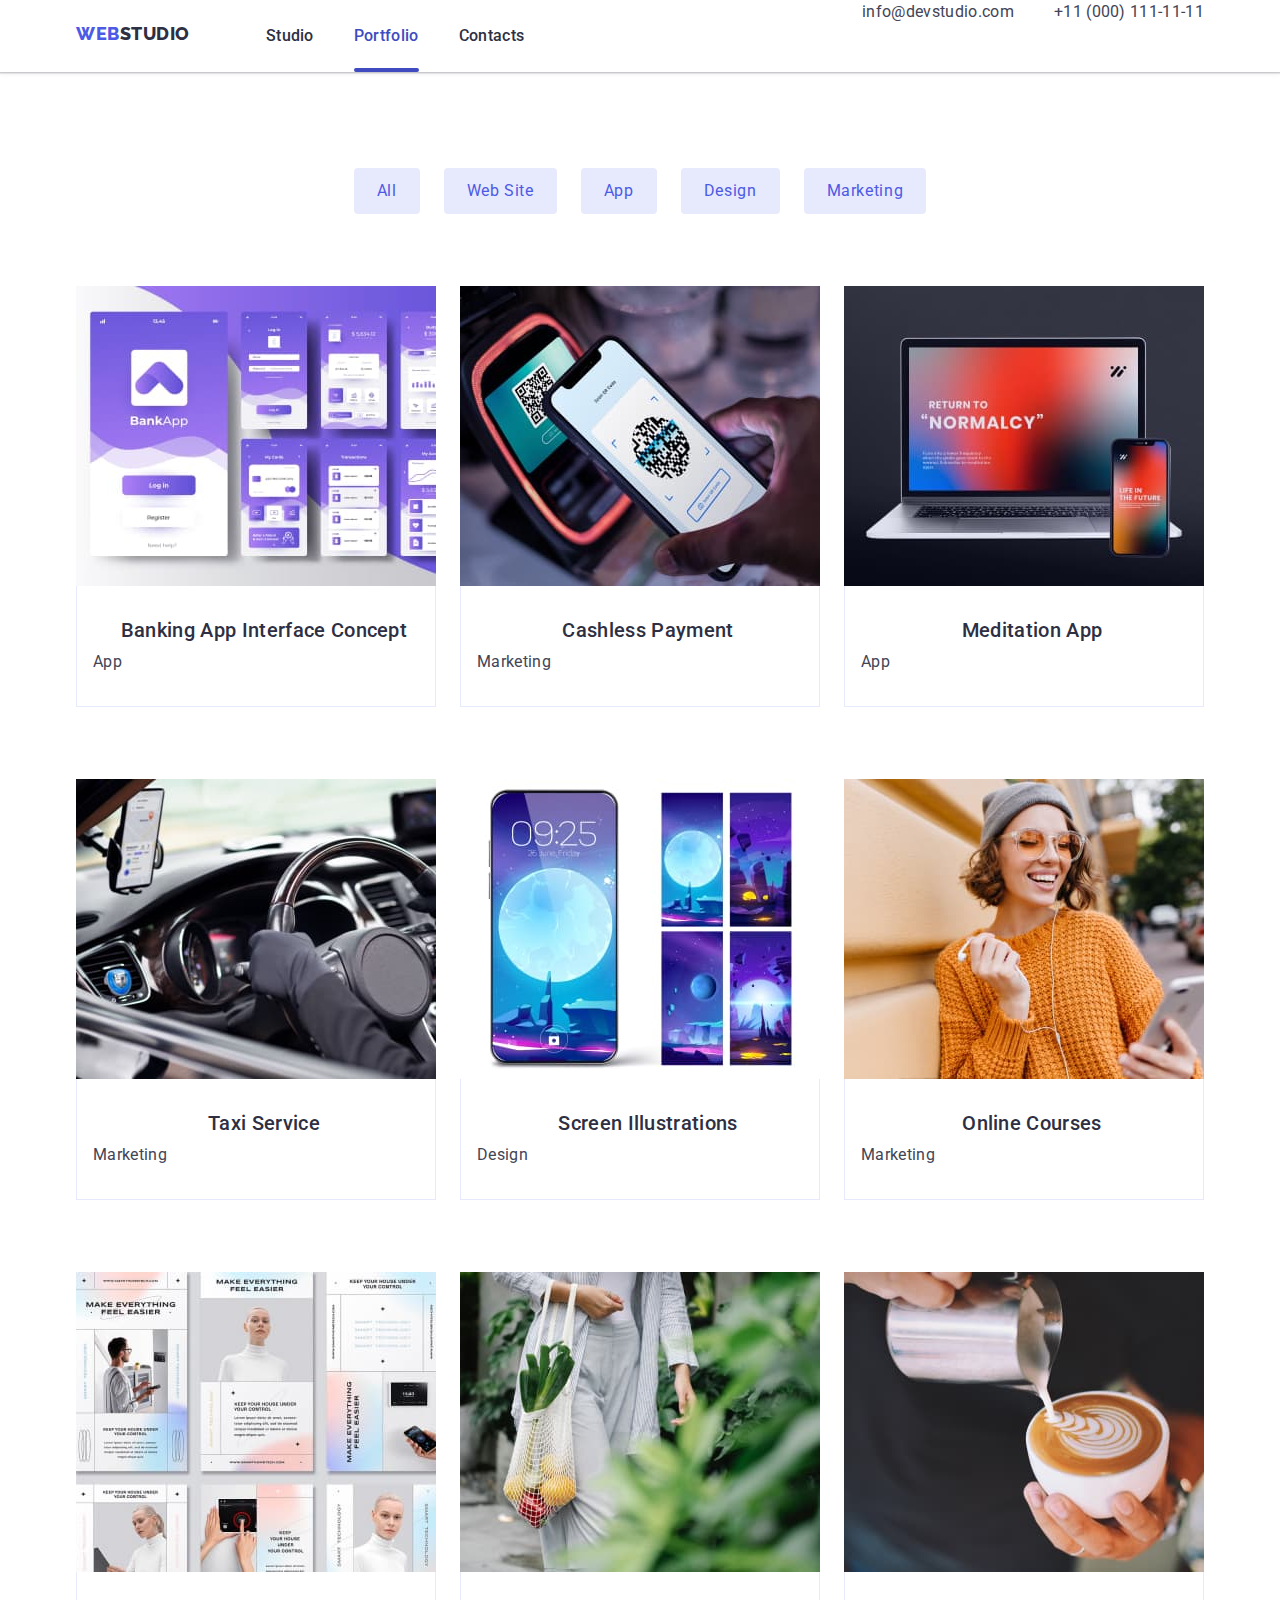
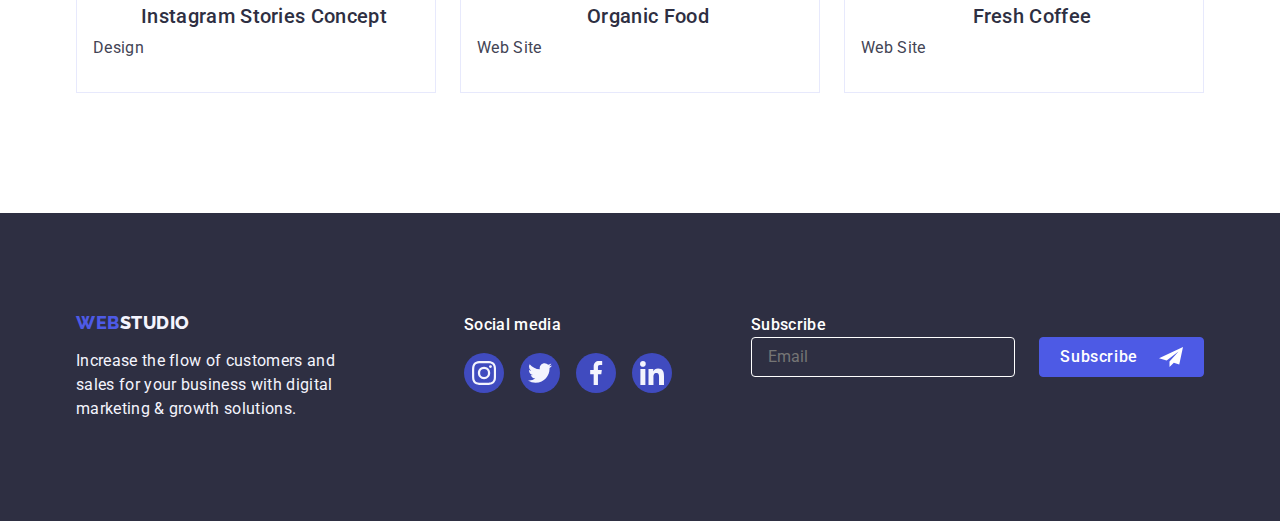
<file: portfolio.html>
<!DOCTYPE html>
<html lang="en">
  <head>
    <meta charset="UTF-8" />
    <meta http-equiv="X-UA-Compatible" content="IE=edge" />
    <meta name="viewport" content="width=, initial-scale=1.0" />
    <title>WebStudio</title>
    <!-- /**
      |============================
      | Normalize styles
      |============================
    */ -->
    <link
      rel="stylesheet"
      href="https://cdn.jsdelivr.net/npm/modern-normalize@1.1.0/modern-normalize.min.css"
    />
    <!-- /**
      |============================
      | Custom styles
      |============================
    */ -->
    <link rel="preconnect" href="https://fonts.googleapis.com" />
    <link rel="preconnect" href="https://fonts.gstatic.com" crossorigin />

    <link
      href="https://fonts.googleapis.com/css2?family=Raleway:wght@800&family=Roboto:wght@400;500;700;900&display=swap"
      rel="stylesheet"
    />
    <link rel="stylesheet" href="./css/styles.css" />
  </head>
  <body>
    <!-- /**
      |============================
      | Header
      |============================
    */ -->
    <header class="header">
      <div class="container header-container">
        <a class="link logo" href="./index.html"
          >WEB<span class="logo-header-part">STUDIO</span></a
        >
        <nav class="header-nav">
          <ul class="list header-nav-list">
            <li class="header-nav-item">
              <a class="link header-nav-link" href="./index.html">Studio</a>
            </li>
            <li class="header-nav-item">
              <a class="link header-nav-link current" href="./portfolio.html"
                >Portfolio</a
              >
            </li>
            <li class="header-nav-item">
              <a class="link header-nav-link" href="#contacts">Contacts</a>
            </li>
          </ul>
        </nav>
        <address id="contacts">
          <ul class="list contacts-list">
            <li>
              <a class="link contacts-link" href="mailto:info@devstudio.com"
                >info@devstudio.com</a
              >
            </li>
            <li>
              <a class="link contacts-link" href="tel:+11(000)111-11-11"
                >+11 (000) 111-11-11</a
              >
            </li>
          </ul>
        </address>
      </div>
    </header>

    <main>
      <section class="our-works">
        <div class="container">
          <h1 class="visually-hidden">Our Portfolio</h1>
          <h2 class="visually-hidden">Our Portfolio</h2>
          <ul class="our-works-filters list">
            <li>
              <button class="btn filter-btn" type="button">All</button>
            </li>
            <li>
              <button class="btn filter-btn" type="button">Web Site</button>
            </li>
            <li>
              <button class="btn filter-btn" type="button">App</button>
            </li>
            <li>
              <button class="btn filter-btn" type="button">Design</button>
            </li>
            <li>
              <button class="btn filter-btn" type="button">Marketing</button>
            </li>
          </ul>

          <ul class="our-works-items list card-set">
            <li class="our-portfolio-item card-set-item">
              <a class="link our-portfolio-link" href="#">
                <div class="portfolio-wrapper">
                  <img
                    src="./images/our-works/banking-app-interface-concept.jpg"
                    alt="A cup of coffee"
                    width="360"
                    height="300"
                  />
                  <p class="overlay">
                    14 Stylish and User-Friendly App Design Concepts · Task
                    Manager App · Calorie Tracker App · Exotic Fruit Ecommerce
                    App · Cloud Storage App
                  </p>
                </div>
                <div class="our-works-desc-section">
                  <h3 class="subtitle">Banking App Interface Concept</h3>
                  <p>App</p>
                </div>
              </a>
            </li>
            <li class="our-portfolio-item card-set-item">
              <a class="link our-portfolio-link" href="#">
                <div class="portfolio-wrapper">
                  <img
                    src="./images/our-works/cashless-payment.jpg"
                    alt="A cup of coffee"
                    width="360"
                    height="300"
                  />
                  <p class="overlay">
                    14 Stylish and User-Friendly App Design Concepts · Task
                    Manager App · Calorie Tracker App · Exotic Fruit Ecommerce
                    App · Cloud Storage App
                  </p>
                </div>
                <div class="our-works-desc-section">
                  <h3 class="subtitle">Cashless Payment</h3>
                  <p>Marketing</p>
                </div>
              </a>
            </li>
            <li class="our-portfolio-item card-set-item">
              <a class="link our-portfolio-link" href="#">
                <div class="portfolio-wrapper">
                  <img
                    src="./images/our-works/meditaion-app.jpg"
                    alt="A cup of coffee"
                    width="360"
                    height="300"
                  />
                  <p class="overlay">
                    14 Stylish and User-Friendly App Design Concepts · Task
                    Manager App · Calorie Tracker App · Exotic Fruit Ecommerce
                    App · Cloud Storage App
                  </p>
                </div>
                <div class="our-works-desc-section">
                  <h3 class="subtitle">Meditation App</h3>
                  <p>App</p>
                </div>
              </a>
            </li>
            <li class="our-portfolio-item card-set-item">
              <a class="link our-portfolio-link" href="#">
                <div class="portfolio-wrapper">
                  <img
                    src="./images/our-works/taxi-service.jpg"
                    alt="A cup of coffee"
                    width="360"
                    height="300"
                  />
                  <p class="overlay">
                    14 Stylish and User-Friendly App Design Concepts · Task
                    Manager App · Calorie Tracker App · Exotic Fruit Ecommerce
                    App · Cloud Storage App
                  </p>
                </div>
                <div class="our-works-desc-section">
                  <h3 class="subtitle">Taxi Service</h3>
                  <p>Marketing</p>
                </div>
              </a>
            </li>
            <li class="our-portfolio-item card-set-item">
              <a class="link our-portfolio-link" href="#">
                <div class="portfolio-wrapper">
                  <img
                    src="./images/our-works/screen-illustrations.jpg"
                    alt="A cup of coffee"
                    width="360"
                    height="300"
                  />
                  <p class="overlay">
                    14 Stylish and User-Friendly App Design Concepts · Task
                    Manager App · Calorie Tracker App · Exotic Fruit Ecommerce
                    App · Cloud Storage App
                  </p>
                </div>
                <div class="our-works-desc-section">
                  <h3 class="subtitle">Screen Illustrations</h3>
                  <p>Design</p>
                </div>
              </a>
            </li>
            <li class="our-portfolio-item card-set-item">
              <a class="link our-portfolio-link" href="#">
                <div class="portfolio-wrapper">
                  <img
                    src="./images/our-works/online-courses.jpg"
                    alt="A cup of coffee"
                    width="360"
                    height="300"
                  />
                  <p class="overlay">
                    14 Stylish and User-Friendly App Design Concepts · Task
                    Manager App · Calorie Tracker App · Exotic Fruit Ecommerce
                    App · Cloud Storage App
                  </p>
                </div>
                <div class="our-works-desc-section">
                  <h3 class="subtitle">Online Courses</h3>
                  <p>Marketing</p>
                </div>
              </a>
            </li>
            <li class="our-portfolio-item card-set-item">
              <a class="link our-portfolio-link" href="#">
                <div class="portfolio-wrapper">
                  <img
                    src="./images/our-works/instagram-stories-concept.jpg"
                    alt="A cup of coffee"
                    width="360"
                    height="300"
                  />
                  <p class="overlay">
                    14 Stylish and User-Friendly App Design Concepts · Task
                    Manager App · Calorie Tracker App · Exotic Fruit Ecommerce
                    App · Cloud Storage App
                  </p>
                </div>
                <div class="our-works-desc-section">
                  <h3 class="subtitle">Instagram Stories Concept</h3>
                  <p>Design</p>
                </div>
              </a>
            </li>
            <li class="our-portfolio-item card-set-item">
              <a class="link our-portfolio-link" href="#">
                <div class="portfolio-wrapper">
                  <img
                    src="./images/our-works/organic-food.jpg"
                    alt="A cup of coffee"
                    width="360"
                    height="300"
                  />
                  <p class="overlay">
                    14 Stylish and User-Friendly App Design Concepts · Task
                    Manager App · Calorie Tracker App · Exotic Fruit Ecommerce
                    App · Cloud Storage App
                  </p>
                </div>
                <div class="our-works-desc-section">
                  <h3 class="subtitle">Organic Food</h3>
                  <p>Web Site</p>
                </div>
              </a>
            </li>
            <li class="our-portfolio-item card-set-item">
              <a class="link our-portfolio-link" href="#">
                <div class="portfolio-wrapper">
                  <img
                    src="./images/our-works/fresh-coffee.jpg"
                    alt="A cup of coffee"
                    width="360"
                    height="300"
                  />
                  <p class="overlay">
                    14 Stylish and User-Friendly App Design Concepts · Task
                    Manager App · Calorie Tracker App · Exotic Fruit Ecommerce
                    App · Cloud Storage App
                  </p>
                </div>
                <div class="our-works-desc-section">
                  <h3 class="subtitle">Fresh Coffee</h3>
                  <p>Web Site</p>
                </div>
              </a>
            </li>
          </ul>
        </div>
      </section>
    </main>

    <!-- /**
  |============================
  | Footer
  |============================
*/  -->

    <footer class="footer-section">
      <div class="container footer-wrapper">
        <div class="footer-logo-section">
          <a class="link logo footer-logo" href="./index.html"
            >WEB<span class="logo-footer-part">STUDIO</span></a
          >
          <p class="footer-section-desc">
            Increase the flow of customers and sales for your business with
            digital marketing & growth solutions.
          </p>
        </div>
        <div class="footer-social-media">
          <p>Social media</p>
          <ul class="footer-socials">
            <li class="socials-item">
              <a href="" class="footer-social-media-link">
                <svg class="socials-icon" width="24" height="24">
                  <use href="./images/icons.svg#instagram"></use>
                </svg>
              </a>
            </li>
            <li class="socials-item">
              <a href="" class="footer-social-media-link">
                <svg class="socials-icon" width="24" height="24">
                  <use href="./images/icons.svg#twitter"></use>
                </svg>
              </a>
            </li>
            <li class="socials-item">
              <a href="" class="footer-social-media-link">
                <svg class="socials-icon" width="24" height="24">
                  <use href="./images/icons.svg#facebook"></use>
                </svg>
              </a>
            </li>
            <li class="socials-item">
              <a href="" class="footer-social-media-link">
                <svg class="socials-icon" width="24" height="24">
                  <use href="./images/icons.svg#linkedin"></use>
                </svg>
              </a>
            </li>
          </ul>
        </div>
        <div class="footer-subscribe">
          <p class="footer-sebscribe-text">Subscribe</p>
          <form class="footer-form">
            <input class="footer-form-input" type="email" placeholder="Email" />
            <button class="footer-form-btn" type="submit">
              Subscribe
              <svg class="submit-icon" width="24" height="24">
                <use href="./images/icons.svg#plane"></use>
              </svg>
            </button>
          </form>
        </div>
      </div>
    </footer>

    

    <script src="./js/modal.js"></script>
  </body>
</html>
</file>
<file: css/styles.css>
/**
  |============================
  | Reset
  |============================
*/
html {
  box-sizing: border-box;
}

h1,
h2,
h3,
h4,
h5,
h6,
p {
  margin: 0;
}

ul,
ol {
  list-style: none;
  font-style: normal;
  margin: 0;
  padding: 0;
}

img {
  display: block;
  max-width: 100%;
  height: auto;
}

a {
  color: currentColor;
  text-decoration: none;
}

textarea {
  resize: none;
}

:root {
  --primary-font: 'Roboto', sans-serif;
  --secondary-font: 'Raleway', sans-serif;
  --color-iris: #4d5ae5;
  --color-ocean: #404bbf;
  --color-green: #31d0aa;
  --color-slate: #434455;
  --color-light-slate: #8e8f99;
  --color-cornflower: #e7e9fc;
  --color-cloud: #f4f4fd;
  --color-white: #ffffff;
  --color-dairy: #fcfcfc;
  --color-navy-blue: #2e2f42;
  --animation-speed: 250ms cubic-bezier(0.4, 0, 0.2, 1);
  --modal-idx: 99;
  /**
    |============================
    | Others
    |============================
  */
  --items: 4;
  --col-indent: 24px;
  --row-indent: 72px;
}
.visually-hidden {
  position: absolute;
  width: 1px;
  height: 1px;
  margin: -1px;
  border: 0;
  padding: 0;
  white-space: nowrap;
  clip-path: inset(100%);
  clip: rect(0 0 0 0);
  overflow: hidden;
}
/**
  |============================
  | Body styles
  |============================
*/
body {
  font-family: var(--primary-font), sans-serif;
  font-weight: 500;
  font-size: 16px;
  line-height: 1.5;
  letter-spacing: 0.02em;
  color: var(--color-slate);
}

@media screen and (min-width: 1200px) {
  body {
    font-weight: 400;
  }
}
/**
  |============================
  | Hover/focus
  |============================
*/
.header-nav-link:hover,
.header-nav-link:focus,
.current,
.contacts-link:hover,
.contacts-link:focus,
.mobile-menu .link:hover,
.mobile-menu .link:focus,
.mobile-menu-link:hover,
.mobile-menu-link:focus {
  color: var(--color-ocean);
}
.hero-btn:hover,
.hero-btn:focus,
.socials-link:hover,
.socials-link:focus,
.footer-form-btn:hover,
.footer-form-btn:focus,
.modal-btn:hover,
.modal-btn:focus,
.menu-toggle:hover,
.menu-toggle:focus {
  background-color: var(--color-ocean);
}
.customers-link:hover .customers-icon,
.customers-link:focus .customers-icon {
  fill: var(--color-ocean);
}
.customers-link:hover,
.customers-link:focus {
  border: 1px solid var(--color-ocean);
}
.footer-social-media-link:hover,
.footer-social-media-link:focus {
  background-color: var(--color-green);
}
.filter-btn:hover,
.filter-btn:focus {
  color: var(--color-white);
  background-color: var(--accent-color);
  box-shadow: 0px 3px 1px rgba(0, 0, 0, 0.1), 0px 2px 1px rgba(0, 0, 0, 0.08),
    0px 2px 2px rgba(0, 0, 0, 0.12);
  border-radius: 4px;
}
.modal-btn:hover .modal-icon-close,
.modal-btn:focus .modal-icon-close {
  fill: var(--color-white);
}
/**
  |============================
  | Card set
  |============================
*/
.card-set {
  display: flex;
  flex-wrap: wrap;
  row-gap: var(--row-indent);
  column-gap: var(--col-indent);
}
.card-set-item {
  flex-basis: calc(
    (100% - var(--col-indent) * (var(--items) - 1)) / var(--items)
  );
}
/**
  |============================
  | Buttons
  |============================
*/
.btn {
  border: none;
  display: block;
  margin: auto;
  font-family: inherit;
  font-size: 16px;
  line-height: 1.5;
  text-decoration: none;
  cursor: pointer;
  letter-spacing: 0.04em;
  border-radius: 4px;
  align-items: center;
}
.hero-btn {
  width: 169px;
  height: 56px;
  font-weight: 500;
  color: var(--color-white);
  background-color: var(--color-iris);
  transition: background-color var(--animation-speed);
}
.filter-btn {
  padding: 11px 23px;
  color: var(--color-iris);
  background-color: var(--color-cornflower);
  transition: color var(--animation-speed),
    background-color var(--animation-speed), box-shadow var(--animation-speed);
}
.modal-btn {
  position: absolute;
  top: 36px;
  right: 36px;
  transform: translate(50%, -50%);
  display: flex;
  align-items: center;
  justify-content: center;
  width: 24px;
  height: 24px;
  background-color: var(--color-cornflower);
  border: none;
  border-radius: 50%;
  transition: background-color var(--animation-speed);
}
/**
  |============================
  | Break points
  |============================
*/
.container {
  min-width: 320px;
  max-width: 428px;
  margin-left: auto;
  margin-right: auto;
  padding-left: 16px;
  padding-right: 16px;
}
@media screen and (min-width: 768px) {
  .container {
    max-width: 768px;
  }
}
@media screen and (min-width: 1200px) {
  .container {
    max-width: 1158px;
    padding-left: 15px;
    padding-right: 15px;
  }
}
.section {
  padding-top: 96px;
  padding-bottom: 96px;
}
@media screen and (min-width: 1200px) {
  .section {
    padding-top: 120px;
    padding-bottom: 120px;
  }
}
.title {
  text-align: center;
  margin-bottom: 72px;
  font-weight: 700;
  font-size: 36px;
  line-height: 1.11;
  color: var(--color-navy-blue);
}
.subtitle {
  display: flex;
  font-weight: 500;
  font-size: 20px;
  line-height: 1.2;
  color: var(--color-navy-blue);
  align-items: center;
  justify-content: center;
  padding-bottom: 8px;
}
/**
  |============================
  | Header
  |============================
*/
.header-container {
  display: flex;
  justify-content: space-between;
}
.header {
  border-bottom: 1px solid var(---color-cornflower);
  box-shadow: 0px 2px 1px rgba(46, 47, 66, 0.08),
    0px 1px 1px rgba(46, 47, 66, 0.16), 0px 1px 6px rgba(46, 47, 66, 0.08);
}
.logo {
  padding-top: 24px;
  padding-bottom: 24px;
  font-family: var(--secondary-font);
  font-weight: 800;
  font-size: 18px;
  line-height: 1.11;
  letter-spacing: 0.03em;
  color: var(--color-iris);
}
@media screen and (min-width: 768px) {
  .logo {
    margin-right: 120px;
  }
}
@media screen and (min-width: 1200px) {
  .logo {
    margin-right: 76px;
  }
}
.logo-header-part {
  color: var(--color-navy-blue);
}
.header-nav {
  display: none;
}
@media screen and (min-width: 768px) {
  .header-nav {
    display: flex;
    margin-right: auto;
  }
}
.header-nav-list {
  display: flex;
  gap: 40px;
}
.header-nav-link {
  display: block;
  padding-top: 24px;
  padding-bottom: 24px;
  color: var(--color-navy-blue);
  transition: color var(--animation-speed);
}
@media screen and (min-width: 1200px) {
  .header-nav-link {
    font-weight: 500;
  }
}
.current {
  position: relative;
  color: var(--color-ocean);
}
.current::after {
  content: '';
  position: absolute;
  bottom: 0;
  left: 0;
  width: 100%;
  height: 4px;
  background-color: var(--color-ocean);
  border-radius: 2px;
}
.contacts-wrapper {
  display: none;
}
@media screen and (min-width: 768px) {
  .contacts-wrapper {
    display: flex;
    align-items: center;
    font-size: 12px;
    font-weight: 400;
    line-height: 1.18;
    letter-spacing: 0.04em;
  }
}
@media screen and (min-width: 1200px) {
  .contacts-wrapper {
    font-size: 16px;
  }
}
.contacts-link {
  font-style: normal;
  color: var(--color-slate);
  transition: color var(--animation-speed);
}
.contacts-link-mobile-menu {
  color: var(--color-iris);
  margin-bottom: 40px;
}
.email-link-mobile-menu {
  margin-top: 40px;
}
@media screen and (min-width: 1200px) {
  .contacts-list {
    display: flex;
    gap: 40px;
  }
}
/**
  |============================
  | Hero
  |============================
*/
.hero-section {
  max-width: 1440px;
  margin-left: auto;
  margin-right: auto;
  padding-top: 112px;
  padding-bottom: 112px;
  background-color: var(--color-navy-blue);
  background-image: linear-gradient(
      rgba(46, 47, 66, 0.7),
      rgba(46, 47, 66, 0.7)
    ),
    url(../images/hero/people-office_mob@1x.jpg);
  background-repeat: no-repeat;
  background-position: center;
  background-size: cover;
  color: var(--color-white);
  text-align: center;
}
@media (min-device-pixel-ratio: 2),
  (min-resolution: 192dpi),
  (min-resolution: 2dppx) {
  .hero-section {
    background-image: linear-gradient(
        rgba(46, 47, 66, 0.7),
        rgba(46, 47, 66, 0.7)
      ),
      url(../images/hero/people-office_mob@2x.jpg);
  }
}
@media screen and (min-width: 429px) {
  .hero-section {
    background-image: linear-gradient(
        rgba(46, 47, 66, 0.7),
        rgba(46, 47, 66, 0.7)
      ),
      url(../images/hero/people-office_tab@1x.jpg);
  }
  @media (min-device-pixel-ratio: 2),
    (min-resolution: 192dpi),
    (min-resolution: 2dppx) {
    .hero-section {
      background-image: linear-gradient(
          rgba(46, 47, 66, 0.7),
          rgba(46, 47, 66, 0.7)
        ),
        url(../images/hero/people-office_tab@2x.jpg);
    }
  }
}
@media screen and (min-width: 769px) {
  .hero-section {
    padding-top: 188px;
    padding-bottom: 188px;
    background-image: linear-gradient(
        rgba(46, 47, 66, 0.7),
        rgba(46, 47, 66, 0.7)
      ),
      url(../images/hero/people-office_desk@1x.jpg);
  }
  @media (min-device-pixel-ratio: 2),
    (min-resolution: 192dpi),
    (min-resolution: 2dppx) {
    .hero-section {
      background-image: linear-gradient(
          rgba(46, 47, 66, 0.7),
          rgba(46, 47, 66, 0.7)
        ),
        url(../images/hero/people-office_desk@2x.jpg);
    }
  }
}
.hero-title {
  margin: auto;
  max-width: 320px;
  padding-bottom: 72px;
  font-weight: 700;
  font-size: 36px;
  line-height: 1.11;
  text-align: center;
  letter-spacing: 0.02em;
}
@media screen and (min-width: 768px) {
  .hero-title {
    font-size: 56px;
    line-height: 1.07;
    max-width: 496px;
  }
}
/**
  |============================
  | Our Features
  |============================
*/
@media screen and (min-width: 1200px) {
  .our-features-section {
    padding-bottom: 0;
  }
}

.our-features-card-set {
  display: flex;
  --items: 1;
}
@media screen and (min-width: 768px) {
  .our-features-card-set {
    --items: 2;
  }
}
@media screen and (min-width: 1200px) {
  .our-features-card-set {
    --items: 4;
  }
}
.our-features-subtitle {
  font-weight: 700;
  font-size: 36px;
  line-height: 1.11;
}
@media screen and (min-width: 768px) {
  .our-features-subtitle {
    justify-content: flex-start;
  }
}
@media screen and (min-width: 1200px) {
  .our-features-subtitle {
    font-weight: 500;
    font-size: 20px;
    line-height: 1.2;
  }
}
.our-features-item-icon {
  display: none;
}
@media screen and (min-width: 1200px) {
  .our-features-item-icon {
    display: flex;
    height: 112px;
    margin-bottom: 8px;
    align-items: center;
    justify-content: center;
    background: var(--color-cloud);
    border-radius: 4px;
  }
}
/**
  |============================
  | What are we doing
  |============================
*/
.whar-are-we-doing-section {
  display: none;
}
@media screen and (min-width: 1200px) {
  .whar-are-we-doing-section {
    display: flex;
  }
}
/**
  |============================
  | Our team
  |============================
*/
.our-team-card-set {
  display: flex;
  --items: 1;
  --col-indent: none;
  justify-content: center;
}
@media screen and (min-width: 768px) {
  .our-team-card-set {
    --items: 2;
    column-gap: 24px;
    --row-indent: 64px;
  }
}
@media screen and (min-width: 1200px) {
  .our-team-card-set {
    --items: 4;
    --col-indent: 24px;
  }
}
.our-team-section {
  background-color: var(--color-cloud);
}
.our-team-item {
  background-color: var(--color-white);
  box-shadow: 0px 1px 6px rgba(46, 47, 66, 0.08),
    0px 1px 1px rgba(46, 47, 66, 0.16), 0px 2px 1px rgba(46, 47, 66, 0.08);
  border-radius: 0px 0px 4px 4px;
}
.our-team-desc {
  padding: 32px 16px;
  text-align: center;
}

.our-team-position {
  font-weight: 400;
}
/**
  |============================
  | Socials
  |============================
*/
.socials {
  display: flex;
  gap: 24px;
}
.socials-link {
  display: flex;
  margin-top: 8px;
  align-items: center;
  justify-content: center;
  width: 40px;
  height: 40px;
  background-color: var(--color-iris);
  border-radius: 50%;
  transition: background-color var(--animation-speed);
}
.socials-icon {
  fill: var(--color-cloud);
  transition: fill var(--animation-speed);
}
/**
  |============================
  | Customers
  |============================
*/
.customers-card-set {
  justify-content: center;
}
.customers-card-set {
  display: flex;
  column-gap: 16px;
  --items: 2;
}
@media screen and (min-width: 768px) {
  .customers-card-set {
    --items: 3;
    column-gap: 24px;
  }
}
@media screen and (min-width: 1200px) {
  .customers-card-set {
    --items: 6;
  }
}
.customers-link {
  display: flex;
  align-items: center;
  justify-content: center;
  max-width: 168px;
  width: 168px;
  height: 88px;
  border: 1px solid var(--color-light-slate);
  border-radius: 4px;
  outline: transparent;
  transition: border var(--animation-speed);
}
.customers-icon {
  fill: var(--color-light-slate);
  transition: fill var(--animation-speed);
}
/**
  |============================
  | Footer
  |============================
*/
.footer-section {
  background-color: var(--color-navy-blue);
}
@media screen and (min-width: 1200px) {
  .footer-section {
    padding-top: 100px;
    padding-bottom: 100px;
  }
}
.footer-wrapper {
  color: var(--color-white);
  font-weight: 500;
}
@media screen and (min-width: 768px) {
  .footer-wrapper {
    max-width: 584px;
    margin: 0 auto;
  }
}
@media screen and (min-width: 1200px) {
  .footer-wrapper {
    display: flex;
    max-width: 1158px;
  }
}
.footer-logo {
  display: flex;
  justify-content: center;
  padding: 0;
  margin-bottom: 16px;
}
@media screen and (min-width: 768px) {
  .footer-logo {
    justify-content: flex-start;
  }
}
@media screen and (min-width: 768px) {
  .footer-logo-socials {
    display: flex;
    gap: 24px;
  }
}
@media screen and (min-width: 1200px) {
  .footer-logo-socials {
    gap: 0;
  }
}
@media screen and (min-width: 1200px) {
  .footer-logo-section {
    margin-right: 120px;
  }
}
.logo-footer-part {
  color: var(--color-cloud);
}
.footer-section-desc {
  font-weight: 400;
  max-width: 268px;
  color: var(--color-cloud);
  margin: 0 auto;
  margin-bottom: 72px;
}
@media screen and (min-width: 1200px) {
  .footer-section-desc {
    margin-bottom: 0;
  }
}
.footer-social-media {
  font-weight: 500;
  text-align: center;
  margin-bottom: 72px;
}
@media screen and (min-width: 768px) {
  .footer-social-media {
    text-align: start;
  }
}
@media screen and (min-width: 1200px) {
  .footer-social-media {
    margin-bottom: 0;
  }
}
.footer-socials {
  display: flex;
  justify-content: center;
  gap: 16px;
}
.footer-social-media-link {
  display: flex;
  margin-top: 16px;
  align-items: center;
  justify-content: center;
  width: 40px;
  height: 40px;
  background-color: var(--color-ocean);
  border-radius: 50%;
  transition: background-color var(--animation-speed);
}
@media screen and (min-width: 1200px) {
  .footer-subscribe {
    margin-left: auto;
  }
}
.footer-subscribe-text {
  margin-bottom: 16px;
  text-align: center;
}
@media screen and (min-width: 768px) {
  .footer-subscribe-text {
    text-align: start;
  }
}
.footer-form-input {
  margin-bottom: 16px;
  padding-left: 16px;
  width: 100%;
  min-width: 264px;
  height: 40px;
  border-radius: 4px;
  border: 1px solid var(--color-white);
  background-color: var(--color-navy-blue);
  color: inherit;
}
@media screen and (min-width: 768px) {
  .footer-form-input {
    max-width: 264px;
    margin-right: 24px;
  }
}
@media screen and (min-width: 768px) {
  .footer-form {
    display: flex;
  }
}
.footer-form-btn {
  display: block;
  margin: 0 auto;
  height: 40px;
  width: 165px;
  background-color: var(--color-iris);
  border: 1px solid var(--color-iris);
  font-weight: 500;
  letter-spacing: 0.04em;
  line-height: 1.5;
  border-radius: 4px;
  color: inherit;
  transition: background-color var(--animation-speed);
}
@media screen and (min-width: 768px) {
  .footer-form-btn {
    margin-left: 0;
  }
}
.submit-icon {
  vertical-align: middle;
  margin-left: 16px;
  fill: var(--color-white);
}
/**
  |============================
  | Portfolio 
  |============================
*/
.our-works {
  padding-top: 96px;
  padding-bottom: 120px;
}
.our-works-filters {
  display: flex;
  justify-content: center;
  gap: 24px;
  margin-bottom: 72px;
}
.our-works-items {
  --items: 3;
}
.our-works-container {
  padding-bottom: 120px;
}
.overlay {
  position: absolute;
  top: 0;
  left: 0;
  width: 100%;
  height: 100%;
  padding: 40px 32px;
  color: var(--color-cloud);
  background-color: var(--color-iris);
  transform: translateY(100%);
  transition: transform var(--animation-speed);
}
.portfolio-wrapper {
  position: relative;
  overflow: hidden;
}
.our-portfolio-item {
  max-width: 360px;
  width: 100%;
  position: relative;
}
.our-portfolio-link {
  display: block;
  transition: box-shadow var(--animation-speed);
}
.our-portfolio-link:hover .overlay,
.our-portfolio-link:focus .overlay {
  transform: translateY(0) var(--animation-speed);
}
.our-works-desc-section {
  text-align: left;
  padding-top: 32px;
  padding-bottom: 32px;
  padding-left: 16px;
  border-bottom: 1px solid var(--color-cornflower);
  border-left: 1px solid var(--color-cornflower);
  border-right: 1px solid var(--color-cornflower);
}
.our-portfolio-link:hover,
.our-portfolio-link:focus {
  box-shadow: 0px 1px 6px rgba(46, 47, 66, 0.08),
    0px 1px 1px rgba(46, 47, 66, 0.16), 0px 2px 1px rgba(46, 47, 66, 0.08);
}
.our-portfolio-link {
  display: block;
  outline: transparent;
  transition: box-shadow var(--animation-speed);
}
/**
  |============================
  | Modal window
  |============================
*/
.backdrop {
  position: fixed;
  top: 0;
  color: inherit;
  background-color: rgba(46, 47, 66, 0.4);
  z-index: var(--modal-idx);
  width: 100%;
  height: 100%;
  opacity: 1;
  visibility: visible;
  pointer-events: initial;
  transition: opacity var(--animation-speed), visibility var(--animation-speed);
}
.backdrop.is-hidden {
  opacity: 0;
  visibility: hidden;
  pointer-events: none;
}
.modal {
  position: absolute;
  top: 50%;
  left: 50%;
  transform: translate(-50%, -50%) scale(1);
  max-width: 408px;
  width: 100%;
  max-height: 584px;
  background-color: var(--color-dairy);
  transition: transform var(--animation-speed);
  box-shadow: 0px 1px 1px rgba(0, 0, 0, 0.14), 0px 1px 3px rgba(0, 0, 0, 0.12),
    0px 2px 1px rgba(0, 0, 0, 0.2);
  border-radius: 4px;
  padding-left: 24px;
  padding-top: 72px;
  padding-right: 24px;
  padding-bottom: 24px;
}
.backdrop.is-hidden .modal {
  transform: translate(-50%, -50%) scale(0.5);
}
.modal-icon-close {
  fill: var(--color-navy-blue);
  transition: fill var(--animation-speed);
}
.modal-form {
  color: var(--color-light-slate);
  font-size: 12px;
  line-height: 1.17;
  letter-spacing: 0.04em;
}
.modal-form-title {
  display: block;
  line-height: 1.17;
  color: var(--color-navy-blue);
  text-align: center;
  margin-bottom: 16px;
}
.modal-group {
  display: flex;
  flex-direction: column;
}
.modal-label {
  margin-bottom: 4px;
}

.modal-input {
  border: 1px solid var(--color-light-slate);
  border-radius: 4px;
  width: 100%;
  max-width: 360px;
  height: 40px;
  padding-left: 38px;
  padding-right: 5px;
  font-size: 12px;
  outline: transparent;
  transition: border-color var(--animation-speed);
}
.modal-input:focus + .modal-icon {
  fill: var(--color-iris);
}
.modal-input:focus {
  border-color: var(--color-iris);
}
.input-wrapper {
  position: relative;
  margin-bottom: 8px;
}
.modal-icon {
  position: absolute;
  top: 50%;
  right: 50%;
  transform: translateY(-50%);
  left: 16px;
  fill: var(--color-navy-blue);
  transition: fill var(--animation-speed);
}
.modal-comments {
  border: 1px solid var(--color-light-slate);
  padding: 10px 20px;
  border-radius: 4px;
  outline: transparent;
  font: inherit;
}
.modal-comments::placeholder {
  color: rgba(46, 47, 66, 0.4);
}
.modal-comments:focus {
  border-color: var(--color-iris);
}
.modal-checkbox-icon {
  fill: currentColor;
  text-align: center;
}
.modal-checkbox {
  margin-top: 16px;
}
.modal-checkbox-custom {
  display: inline-block;
  text-align: center;
  justify-content: center;
  align-items: center;
  cursor: pointer;
  height: 16px;
  width: 16px;
  margin-right: 4px;
  align-items: center;
  justify-content: center;
  border: 1px solid var(--color-light-slate);
  border-radius: 2px;
  color: transparent;
  transition: color var(--animation-speed),
    background-color var(--animation-speed);
}
.modal-checkbox-input:checked + .modal-checkbox-label > .modal-checkbox-custom {
  color: var(--color-cloud);
  background-color: var(--color-iris);
  border: 1px solid var(--color-iris);
}
.policy-link {
  text-decoration: underline;
  color: var(--color-iris);
}
.modal-form-btn {
  width: 169px;
  height: 56px;
  margin-top: 24px;
}
/**
  |============================
  | Mobile menu
  |============================
*/
.menu-hamburger {
  height: 70px;
  background-color: transparent;
  cursor: pointer;
  border: none;
}
.menu-toggle-close {
  display: flex;
  align-items: center;
  justify-content: center;
  /* margin-left: auto; */
  padding: 0;
  position: absolute;
  top: 24px;
  right: 24px;
  height: 24px;
  width: 24px;
  border-radius: 50%;
  background-color: transparent;
  border: 1px solid rgba(0, 0, 0, 0.1);
  /* margin-bottom: 32px; */
  cursor: pointer;
  outline: none;
}
@media screen and (min-width: 768px) {
  .menu-hamburger {
    display: none;
  }
}
.menu-container {
  position: fixed;
  top: 0;
  left: 0;
  width: 100vw;
  height: 100vh;
  padding-top: 80px;
  padding-bottom: 40px;
  padding-left: 40px;
  padding-right: 24px;
  background-color: var(--color-white);
  z-index: 999;
  transform: translateX(100%);
  transition: transform var(--animation-speed);
}
.menu-container.is-open {
  transform: translateX(0);
  display: flex;
  justify-content: space-between;
  flex-direction: column;
  height: 100%;
  overflow-y: auto;
}
.mob-menu-total {
  display: flex;
  justify-content: space-between;
  flex-direction: column;
  height: 100%;
  overflow-y: auto;
}
.hamburger-icon-open {
  stroke: var(--color-navy-blue);
}
.menu-container .menu-toggle {
  display: flex;
  flex-direction: column;
  justify-content: space-between;
  position: absolute;
  top: 16px;
  right: 16px;
  color: var(--color-navy-blue);
}
.mobile-menu {
  padding: 0;
  list-style: none;
}
.mobile-menu .link {
  display: flex;
  gap: 40px;
  color: var(--color-navy-blue);
  text-decoration: none;
  font-weight: 700;
  font-size: 36px;
  line-height: calc(40 / 36);
  transition: transform var(--animation-speed);
}
.mobile-menu-link:not(:last-child) {
  margin-bottom: 40px;
}
.mobile-menu-link {
  transition: color var(--animation-speed);
}
.mobile-menu-socials {
  margin-top: 48px;
}
@media screen and (min-width: 428px) {
  .mobile-menu-socials {
    gap: 56px;
  }
}
.contacts-link-mobile-menu {
  font-weight: 700;
  font-size: 20px;
  line-height: calc(40 / 36);
}

@media screen and (min-width: 428px) {
  .contacts-link-mobile-menu {
    font-size: 36px;
  }
}
.email-link-mobile-menu {
  font-size: 20px;
  line-height: 1.2;
  color: var(--color-slate);
}
.mobile-menu-contacts-list {
  display: flex;
  flex-direction: column;
  justify-content: space-between;
  height: 104px;
}
.mobile-menu .current-mobile-menu {
  color: var(--color-iris);
}
</file>
